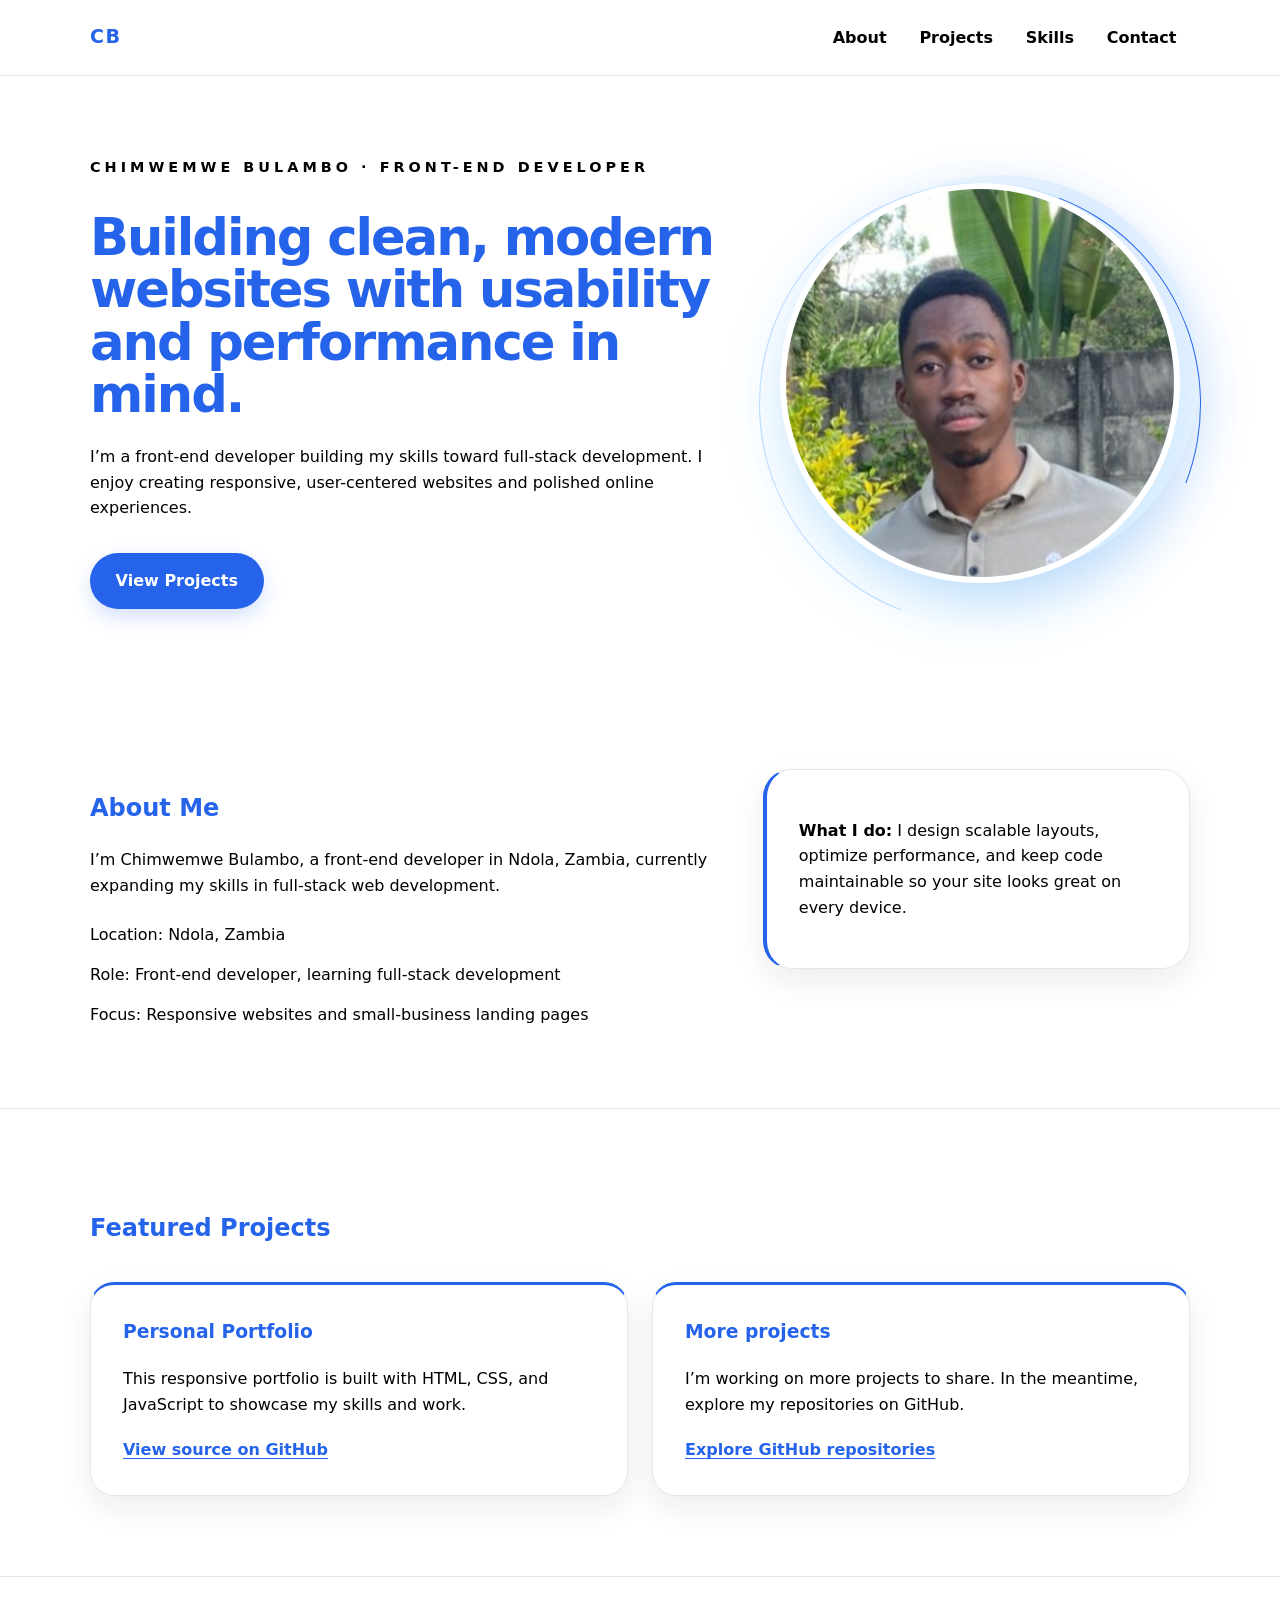
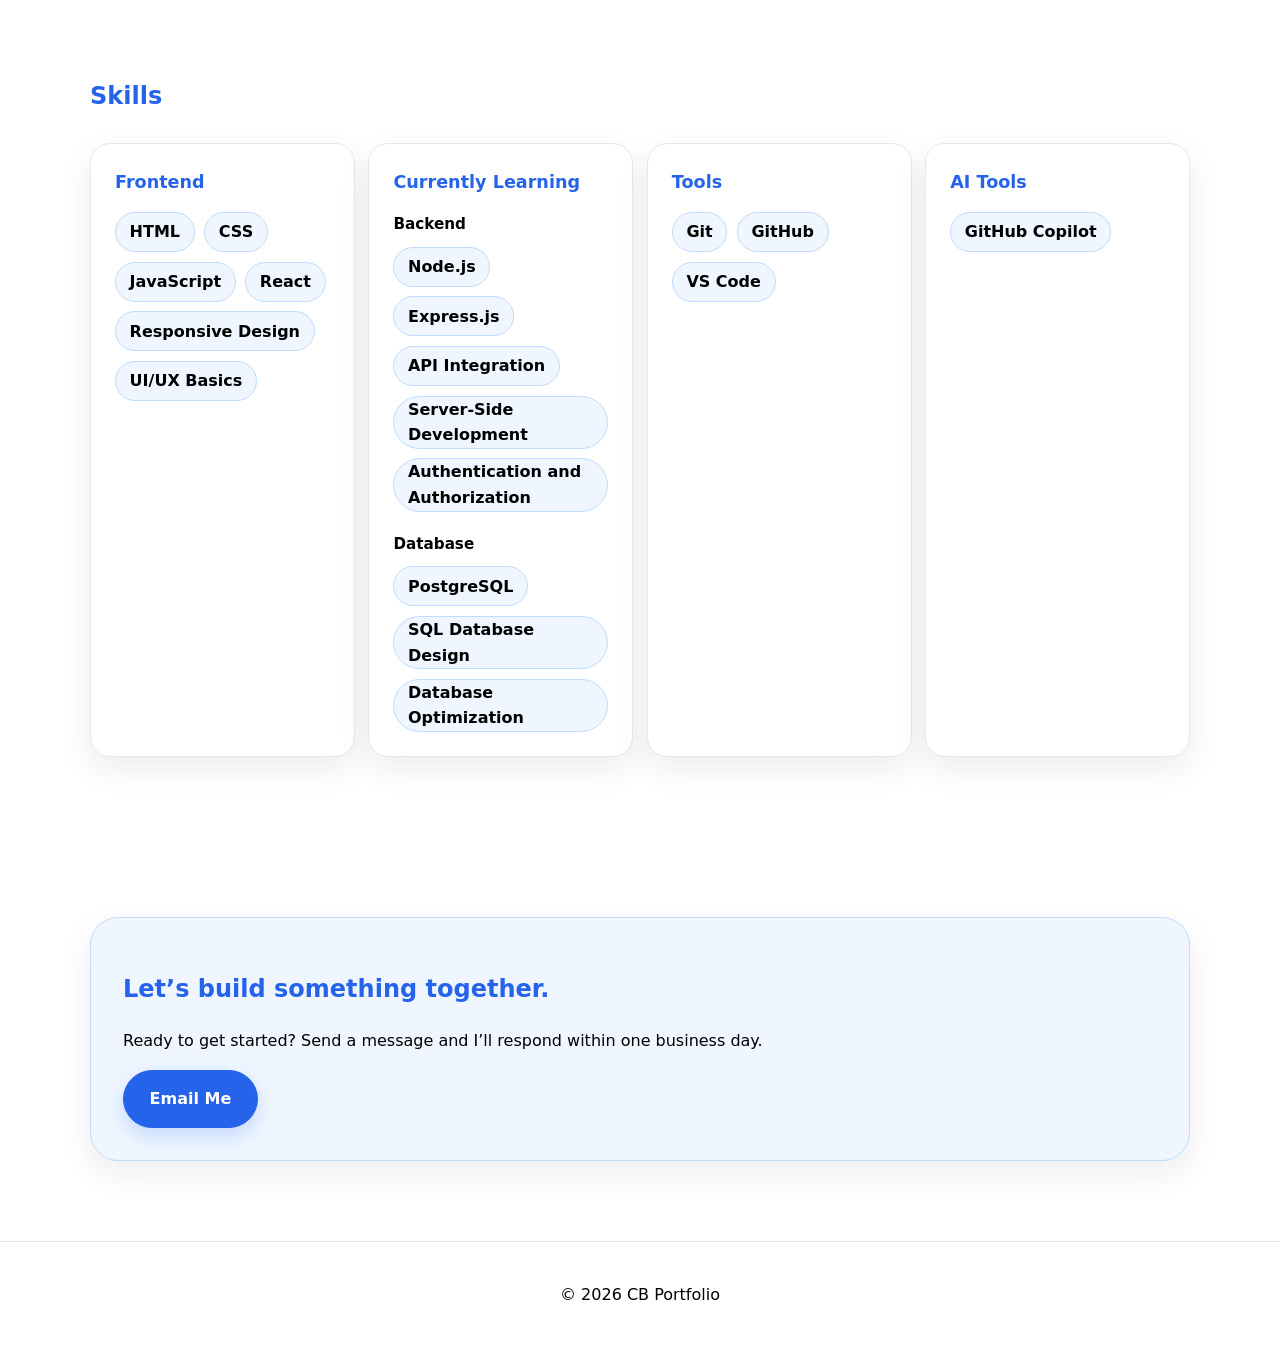
<file: index.html>
<!DOCTYPE html>
<html lang="en">
<head>
    <meta charset="UTF-8">
    <meta name="viewport" content="width=device-width, initial-scale=1.0">
    <meta name="description" content="Chimwemwe Bulambo's personal portfolio showcasing web development projects and skills.">
    <meta property="og:title" content="CB Portfolio">
    <meta property="og:description" content="Chimwemwe Bulambo's personal portfolio showcasing web development projects and skills.">
    <meta property="og:type" content="website">
    <meta property="og:image" content="https://bulambocodez.github.io/Assets/images/Screenshot_20260514_155618_Gallery.jpg">
    <title>Chimwemwe Bulambo</title>
    <link rel="icon" type="image/svg+xml" href="Assets/icons/favicon.svg">
    <link rel="stylesheet" href="styles.css">
</head>
<body>
    <header class="site-header">
        <div class="container header-inner">
            <a href="#home" class="brand">CB</a>
            <button class="menu-toggle" aria-expanded="false" aria-controls="main-nav" aria-label="Open navigation menu">
                <span class="menu-icon" aria-hidden="true"></span>
                <span class="menu-label">Menu</span>
            </button>
            <nav id="main-nav" class="site-nav">
                <a href="#about">About</a>
                <a href="#projects">Projects</a>
                <a href="#skills">Skills</a>
                <a href="#contact">Contact</a>
            </nav>
        </div>
    </header>

    <main>
        <section id="home" class="hero section">
            <div class="container hero-grid">
                <div class="hero-content">
                    <p class="eyebrow">Chimwemwe Bulambo · Front-end developer</p>
                    <h1>Building clean, modern websites with usability and performance in mind.</h1>
                    <p>I’m a front-end developer building my skills toward full-stack development. I enjoy creating responsive, user-centered websites and polished online experiences.</p>
                    <a href="#projects" class="button">View Projects</a>
                </div>
                <div class="hero-visual">
                    <img src="Assets/images/Screenshot_20260514_155618_Gallery.jpg" alt="Chimwemwe Bulambo" class="hero-image">
                </div>
            </div>
        </section>

        <section id="about" class="section">
            <div class="container split-grid">
                <div>
                    <h2>About Me</h2>
                    <p>I’m Chimwemwe Bulambo, a front-end developer in Ndola, Zambia, currently expanding my skills in full-stack web development.</p>
                    <ul class="details-list">
                        <li>Location: Ndola, Zambia</li>
                        <li>Role: Front-end developer, learning full-stack development</li>
                        <li>Focus: Responsive websites and small-business landing pages</li>
                    </ul>
                </div>
                <div class="about-card">
                    <p><strong>What I do:</strong> I design scalable layouts, optimize performance, and keep code maintainable so your site looks great on every device.</p>
                </div>
            </div>
        </section>

        <section id="projects" class="section bg-light">
            <div class="container">
                <h2>Featured Projects</h2>
                <div class="card-grid">
                    <article class="project-card">
                        <h3>Personal Portfolio</h3>
                        <p>This responsive portfolio is built with HTML, CSS, and JavaScript to showcase my skills and work.</p>
                        <a class="project-link" href="https://github.com/BulamboCodez/BulamboCodez.github.io" target="_blank" rel="noopener noreferrer">View source on GitHub</a>
                    </article>
                    <article class="project-card">
                        <h3>More projects</h3>
                        <p>I’m working on more projects to share. In the meantime, explore my repositories on GitHub.</p>
                        <a class="project-link" href="https://github.com/BulamboCodez?tab=repositories" target="_blank" rel="noopener noreferrer">Explore GitHub repositories</a>
                    </article>
                </div>
            </div>
        </section>

        <section id="skills" class="section">
            <div class="container">
                <h2>Skills</h2>
                <div class="skills-grid">
                    <section class="skill-category">
                        <h3>Frontend</h3>
                        <div class="skill-list">
                            <span>HTML</span>
                            <span>CSS</span>
                            <span>JavaScript</span>
                            <span>React</span>
                            <span>Responsive Design</span>
                            <span>UI/UX Basics</span>
                        </div>
                    </section>
                    <section class="skill-category">
                        <h3>Currently Learning</h3>
                        <div class="learning-groups">
                            <div class="learning-group">
                                <h4>Backend</h4>
                                <div class="skill-list">
                                    <span>Node.js</span>
                                    <span>Express.js</span>
                                    <span>API Integration</span>
                                    <span>Server-Side Development</span>
                                    <span>Authentication and Authorization</span>
                                </div>
                            </div>
                            <div class="learning-group">
                                <h4>Database</h4>
                                <div class="skill-list">
                                    <span>PostgreSQL</span>
                                    <span>SQL Database Design</span>
                                    <span>Database Optimization</span>
                                </div>
                            </div>
                        </div>
                    </section>
                    <section class="skill-category">
                        <h3>Tools</h3>
                        <div class="skill-list">
                            <span>Git</span>
                            <span>GitHub</span>
                            <span>VS Code</span>
                        </div>
                    </section>
                    <section class="skill-category">
                        <h3>AI Tools</h3>
                        <div class="skill-list">
                            <span>GitHub Copilot</span>
                        </div>
                    </section>
                </div>
            </div>
        </section>

        <section id="contact" class="section bg-primary text-light">
            <div class="container contact-card">
                <h2>Let’s build something together.</h2>
                <p>Ready to get started? Send a message and I’ll respond within one business day.</p>
                <a href="mailto:chimwemwebulambo000@gmail.com" class="button button-alt">Email Me</a>
            </div>
        </section>
    </main>

    <footer class="site-footer">
        <div class="container footer-inner">
            <p>© <span id="current-year"></span> CB Portfolio</p>
        </div>
    </footer>

    <script src="logic.js"></script>
</body>
</html>
</file>
<file: styles.css>
:root {
  --color-background: #ffffff;
  --color-text: #000000;
  --color-on-primary: #ffffff;
  --color-primary: #2563eb;
  --color-primary-hover: #1d4ed8;
  --color-primary-soft: #eff6ff;
  --color-primary-soft-strong: #dbeafe;
  --color-border: #e5e7eb;
  --color-primary-border: #bfdbfe;
  --color-image-shadow-strong: rgba(56, 189, 248, 0.18);
  --color-primary-shadow: rgba(37, 99, 235, 0.2);
  --color-primary-shadow-strong: rgba(37, 99, 235, 0.25);
  --color-card-shadow: rgba(15, 23, 42, 0.08);
  --color-card-shadow-strong: rgba(15, 23, 42, 0.12);

  color-scheme: light;
  color: var(--color-text);
  background: var(--color-background);
  font-family: Inter, system-ui, -apple-system, BlinkMacSystemFont, 'Segoe UI', sans-serif;
  line-height: 1.6;
  font-size: 16px;
}

* {
  box-sizing: border-box;
}

html {
  scroll-behavior: smooth;
}

body {
  margin: 0;
  min-height: 100vh;
  background: var(--color-background);
  color: var(--color-text);
  position: relative;
  overflow-x: hidden;
}

img {
  max-width: 100%;
  display: block;
}

a {
  color: inherit;
  text-decoration: none;
}

a:focus-visible,
button:focus-visible {
  outline: 3px solid var(--color-primary);
  outline-offset: 4px;
}

.container {
  width: min(1100px, 100% - 2rem);
  margin: 0 auto;
  position: relative;
  z-index: 1;
}

.site-header {
  position: sticky;
  top: 0;
  z-index: 20;
  background: var(--color-background);
  border-bottom: 1px solid var(--color-border);
}

.header-inner {
  display: flex;
  align-items: center;
  justify-content: space-between;
  gap: 1rem;
  padding: 1rem 0;
  position: relative;
}

.brand {
  font-weight: 800;
  font-size: 1.2rem;
  color: var(--color-primary);
  letter-spacing: 0.08em;
}

.site-nav {
  display: flex;
  gap: 0.35rem;
  align-items: center;
}

.site-nav a {
  padding: 0.55rem 0.85rem;
  border-radius: 999px;
  color: var(--color-text);
  font-weight: 600;
  transition: color 0.2s ease, background 0.2s ease;
}

.site-nav a:hover {
  color: var(--color-primary);
  background: var(--color-primary-soft);
}

.menu-toggle {
  display: none;
  align-items: center;
  gap: 0.55rem;
  border: 1px solid var(--color-primary);
  background: var(--color-primary);
  color: var(--color-on-primary);
  padding: 0.65rem 1rem;
  border-radius: 999px;
  font-weight: 600;
  cursor: pointer;
  transition: background 0.2s ease, box-shadow 0.2s ease;
}

.menu-toggle:hover {
  background: var(--color-primary-hover);
  box-shadow: 0 6px 16px var(--color-primary-shadow);
}

.menu-icon {
  position: relative;
  width: 1rem;
  height: 2px;
  border-radius: 2px;
  background: currentColor;
  transition: background 0.2s ease;
}

.menu-icon::before,
.menu-icon::after {
  content: '';
  position: absolute;
  left: 0;
  width: 100%;
  height: 2px;
  border-radius: 2px;
  background: currentColor;
  transition: transform 0.2s ease;
}

.menu-icon::before {
  transform: translateY(-5px);
}

.menu-icon::after {
  transform: translateY(5px);
}

.menu-toggle[aria-expanded='true'] .menu-icon {
  background: transparent;
}

.menu-toggle[aria-expanded='true'] .menu-icon::before {
  transform: rotate(45deg);
}

.menu-toggle[aria-expanded='true'] .menu-icon::after {
  transform: rotate(-45deg);
}

.hero {
  padding: 5rem 0 4rem;
  background: var(--color-background);
}

.hero-grid {
  display: grid;
  gap: 3rem;
  align-items: center;
  grid-template-columns: minmax(0, 1.2fr) minmax(280px, 0.8fr);
}

.hero-content {
  max-width: 680px;
}

.hero-visual {
  display: flex;
  justify-content: center;
  position: relative;
  isolation: isolate;
}

.hero-visual::before {
  content: '';
  position: absolute;
  z-index: -1;
  width: min(95%, 410px);
  aspect-ratio: 1;
  border-radius: 50%;
  background:
    radial-gradient(circle at 68% 32%, var(--color-background) 0 2px, transparent 3px),
    radial-gradient(circle at 34% 72%, var(--color-background) 0 3px, transparent 4px),
    radial-gradient(ellipse at 38% 30%, var(--color-background) 0 5%, transparent 45%),
    linear-gradient(145deg, var(--color-primary-soft-strong), var(--color-primary-soft));
  box-shadow: 0 20px 55px var(--color-primary-shadow);
  transform: translate(5%, -2%);
}

.hero-visual::after {
  content: '';
  position: absolute;
  z-index: -1;
  width: min(105%, 440px);
  aspect-ratio: 1;
  border: 1px solid var(--color-primary-border);
  border-right-color: var(--color-primary);
  border-bottom-color: transparent;
  border-radius: 50%;
  background: radial-gradient(circle at 84% 18%, var(--color-primary) 0 5px, transparent 6px);
  transform: rotate(-24deg);
}

.hero-image {
  width: 100%;
  max-width: 400px;
  aspect-ratio: 1;
  border-radius: 50%;
  border: 6px solid var(--color-background);
  box-shadow: 0 24px 60px var(--color-image-shadow-strong);
  object-fit: cover;
}

.eyebrow {
  margin: 0 0 1rem;
  text-transform: uppercase;
  letter-spacing: 0.28em;
  font-size: 0.9rem;
  color: var(--color-primary);
  font-weight: 700;
}

.hero h1 {
  margin: 0 0 1.5rem;
  font-size: clamp(2.5rem, 4vw, 4rem);
  line-height: 1.02;
  letter-spacing: -0.04em;
  color: var(--color-primary);
}

.hero p {
  margin: 0 0 2rem;
  color: var(--color-text);
  max-width: 42rem;
}

.button,
.button-alt {
  display: inline-flex;
  align-items: center;
  justify-content: center;
  padding: 0.95rem 1.6rem;
  border-radius: 999px;
  font-weight: 700;
  border: none;
  cursor: pointer;
  transition: transform 0.25s ease, box-shadow 0.25s ease, background 0.25s ease;
}

.button {
  background: var(--color-primary);
  color: var(--color-on-primary);
  box-shadow: 0 8px 20px var(--color-primary-shadow);
}

.button:hover {
  transform: translateY(-2px);
  background: var(--color-primary-hover);
  box-shadow: 0 12px 24px var(--color-primary-shadow-strong);
}

.button-alt {
  background: var(--color-primary);
  color: var(--color-on-primary);
  border: 1px solid var(--color-primary);
}

.button-alt:hover {
  transform: translateY(-2px);
  background: var(--color-primary-hover);
  box-shadow: 0 12px 24px var(--color-primary-shadow-strong);
}

.section {
  padding: 5rem 0;
}

.bg-light {
  background: var(--color-background);
  border-block: 1px solid var(--color-border);
}

.bg-primary {
  background: var(--color-background);
}

.text-light {
  color: var(--color-text);
}

h2,
h3 {
  color: var(--color-primary);
}

.split-grid {
  display: grid;
  gap: 2rem;
  grid-template-columns: minmax(0, 1.2fr) minmax(280px, 0.8fr);
  align-items: start;
}

.about-card,
.contact-card {
  padding: 2rem;
  border-radius: 28px;
  background: var(--color-background);
  border: 1px solid var(--color-border);
  box-shadow: 0 12px 32px var(--color-card-shadow);
  transition: transform 0.25s ease, box-shadow 0.25s ease, border-color 0.25s ease;
}

.about-card {
  border-left: 4px solid var(--color-primary);
}

.contact-card {
  background: var(--color-primary-soft);
  border-color: var(--color-primary-border);
}

.about-card:hover,
.contact-card:hover,
.project-card:hover {
  transform: translateY(-6px);
  box-shadow: 0 18px 40px var(--color-card-shadow-strong);
  border-color: var(--color-primary-border);
}

.details-list {
  list-style: none;
  padding: 0;
  margin: 1.5rem 0 0;
  display: grid;
  gap: 0.9rem;
  color: var(--color-text);
}

.card-grid {
  display: grid;
  gap: 1.5rem;
  grid-template-columns: repeat(auto-fit, minmax(240px, 1fr));
  margin-top: 2.2rem;
}

.project-card {
  position: relative;
  padding: 2rem;
  background: var(--color-background);
  border-radius: 24px;
  border: 1px solid var(--color-border);
  border-top: 3px solid var(--color-primary);
  box-shadow: 0 12px 32px var(--color-card-shadow);
  overflow: hidden;
  transition: transform 0.25s ease, box-shadow 0.25s ease, border-color 0.25s ease;
}

.project-card h3 {
  margin-top: 0;
  color: var(--color-primary);
}

.project-card p {
  margin: 1rem 0 0;
  color: var(--color-text);
}

.project-link {
  display: inline-block;
  margin-top: 1.25rem;
  color: var(--color-primary);
  font-weight: 700;
  text-decoration: underline;
  text-underline-offset: 0.2em;
}

.project-link:hover {
  color: var(--color-primary-hover);
}

.skills-grid {
  display: grid;
  gap: 0.85rem;
  grid-template-columns: repeat(auto-fit, minmax(220px, 1fr));
  margin-top: 1.75rem;
}

.skill-category {
  padding: 1.5rem;
  border: 1px solid var(--color-border);
  border-radius: 20px;
  background: var(--color-background);
  box-shadow: 0 12px 32px var(--color-card-shadow);
}

.skill-category h3 {
  margin: 0 0 1rem;
  font-size: 1.1rem;
}

.learning-groups {
  display: grid;
  gap: 1.25rem;
}

.learning-group h4 {
  margin: 0 0 0.65rem;
  color: var(--color-text);
  font-size: 0.95rem;
}

.skill-list {
  display: flex;
  flex-wrap: wrap;
  gap: 0.6rem;
}

.skill-list span {
  display: inline-flex;
  align-items: center;
  justify-content: center;
  min-height: 2.5rem;
  padding: 0 0.85rem;
  border-radius: 999px;
  background: var(--color-primary-soft);
  color: var(--color-text);
  font-weight: 600;
  border: 1px solid var(--color-primary-border);
  transition: background 0.2s ease, color 0.2s ease, transform 0.2s ease;
}

.skill-list span:hover {
  background: var(--color-primary);
  color: var(--color-on-primary);
  transform: translateY(-2px);
}

.site-footer {
  padding: 1.5rem 0;
  background: var(--color-background);
  border-top: 1px solid var(--color-border);
}

.footer-inner {
  display: flex;
  justify-content: center;
}

@keyframes menu-enter {
  from {
    opacity: 0;
    transform: translateY(-0.35rem);
  }

  to {
    opacity: 1;
    transform: translateY(0);
  }
}

@media (prefers-reduced-motion: reduce) {
  *,
  *::before,
  *::after {
    scroll-behavior: auto !important;
    animation-duration: 0.01ms !important;
    animation-iteration-count: 1 !important;
    transition-duration: 0.01ms !important;
  }
}

/* Tablet and Medium Devices */
@media (max-width: 1024px) {
  .hero {
    padding: 4rem 0 3rem;
  }

  .section {
    padding: 4rem 0;
  }

  .hero h1 {
    font-size: clamp(2rem, 3vw, 3.5rem);
  }
}

/* Tablet */
@media (max-width: 900px) {
  .split-grid {
    grid-template-columns: 1fr;
  }

  .hero-grid {
    grid-template-columns: 1fr;
  }

  .card-grid {
    grid-template-columns: repeat(auto-fit, minmax(200px, 1fr));
  }

  .hero h1 {
    font-size: clamp(1.75rem, 5vw, 3rem);
  }

  h2 {
    font-size: clamp(1.5rem, 4vw, 2.2rem);
  }
}

/* Small Tablet and Large Mobile */
@media (max-width: 768px) {
  :root {
    font-size: 15px;
  }

  .container {
    width: min(100%, 100% - 1.5rem);
  }

  .hero {
    padding: 3rem 0 2.5rem;
  }

  .section {
    padding: 3rem 0;
  }

  .header-inner {
    padding: 0.8rem 0;
  }

  .button,
  .button-alt {
    padding: 0.85rem 1.4rem;
    font-size: 0.95rem;
    min-height: 44px;
  }

  .skills-grid {
    grid-template-columns: repeat(auto-fit, minmax(220px, 1fr));
    gap: 0.7rem;
  }

  .about-card,
  .contact-card {
    padding: 1.5rem;
  }

  .project-card {
    padding: 1.5rem;
  }
}

/* Mobile */
@media (max-width: 640px) {
  :root {
    font-size: 14px;
  }

  .hero-visual {
    overflow: clip;
  }

  .hero-visual::after {
    width: min(100%, 400px);
    transform: translate(-50%, -50%);
  }

  .hero-visual::before {
    transform: translate(-50%, -50%);
  }

  .site-nav {
    display: none;
    flex-direction: column;
    align-items: stretch;
    gap: 0.25rem;
    position: absolute;
    top: calc(100% + 0.5rem);
    right: 0;
    width: min(20rem, calc(100vw - 2rem));
    margin: 0;
    padding: 0.6rem;
    border: 1px solid var(--color-border);
    border-radius: 1rem;
    background: var(--color-background);
    box-shadow: 0 16px 36px var(--color-card-shadow-strong);
  }

  .site-nav.open {
    display: flex;
    animation: menu-enter 0.18s ease-out;
  }

  .site-nav a {
    padding: 0.8rem 1rem;
    border-radius: 0.65rem;
  }

  .menu-toggle {
    display: inline-flex;
    padding: 0.6rem 0.9rem;
    font-size: 0.9rem;
  }

  .menu-toggle[aria-expanded='true'] {
    background: var(--color-primary-hover);
  }

  .brand {
    font-size: 1rem;
  }

  .hero-content {
    max-width: 100%;
  }

  .hero h1 {
    font-size: clamp(1.5rem, 5vw, 2.5rem);
    margin-bottom: 1rem;
  }

  .eyebrow {
    font-size: 0.8rem;
    margin-bottom: 0.8rem;
  }

  .hero p {
    margin-bottom: 1.5rem;
    font-size: 0.95rem;
  }

  .hero {
    padding: 2.5rem 0 2rem;
  }

  .section {
    padding: 2.5rem 0;
  }

  h2 {
    font-size: clamp(1.25rem, 4vw, 1.8rem);
  }

  .details-list {
    margin-top: 1rem;
    gap: 0.7rem;
  }

  .details-list li {
    font-size: 0.9rem;
  }

  .split-grid {
    gap: 1.5rem;
  }

  .card-grid {
    grid-template-columns: minmax(0, 1fr);
    gap: 1.2rem;
  }

  .project-card {
    min-width: 0;
    padding: 1.25rem;
  }

  .project-card h3 {
    font-size: 1.1rem;
  }

  .project-card p {
    font-size: 0.9rem;
  }

  .skills-grid {
    grid-template-columns: 1fr;
    gap: 0.6rem;
  }

  .skill-category {
    padding: 1.25rem;
  }

  .skill-list span {
    min-height: 2.6rem;
    padding: 0 0.8rem;
    font-size: 0.85rem;
  }

  .about-card,
  .contact-card {
    padding: 1.25rem;
  }

  .about-card p,
  .contact-card p {
    font-size: 0.95rem;
  }

  .contact-card h2 {
    margin-bottom: 0.8rem;
  }

  .button,
  .button-alt {
    width: 100%;
    min-height: 44px;
    padding: 0.8rem 1.2rem;
  }
}

/* Extra Small Mobile */
@media (max-width: 480px) {
  :root {
    font-size: 13px;
  }

  .container {
    width: 100%;
    padding: 0 1rem;
  }

  .hero {
    padding: 2rem 0 1.5rem;
  }

  .section {
    padding: 2rem 0;
  }

  .header-inner {
    gap: 0.5rem;
    padding: 0.6rem 0;
  }

  .hero h1 {
    font-size: clamp(1.25rem, 5vw, 2rem);
  }

  .button,
  .button-alt {
    font-size: 0.85rem;
  }

  .skill-list span {
    min-height: 2.4rem;
    font-size: 0.8rem;
  }
}
</file>
